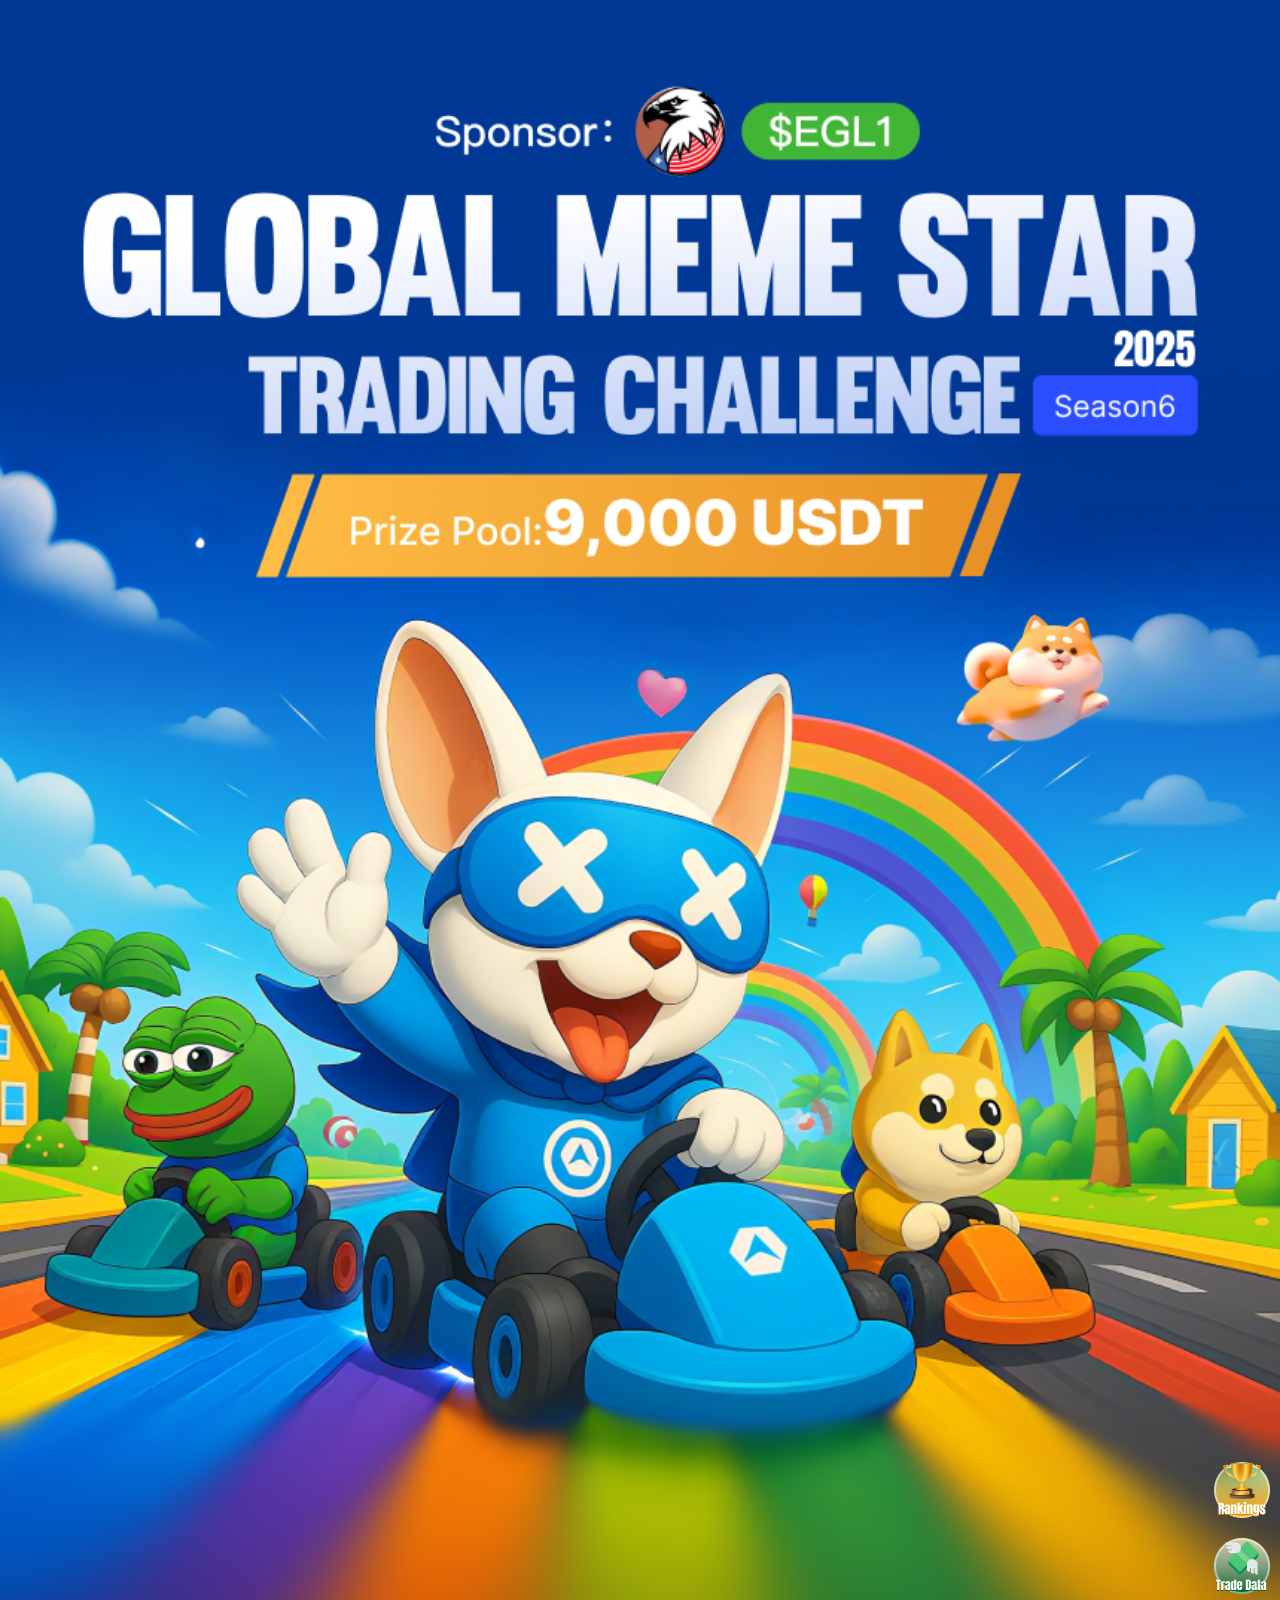
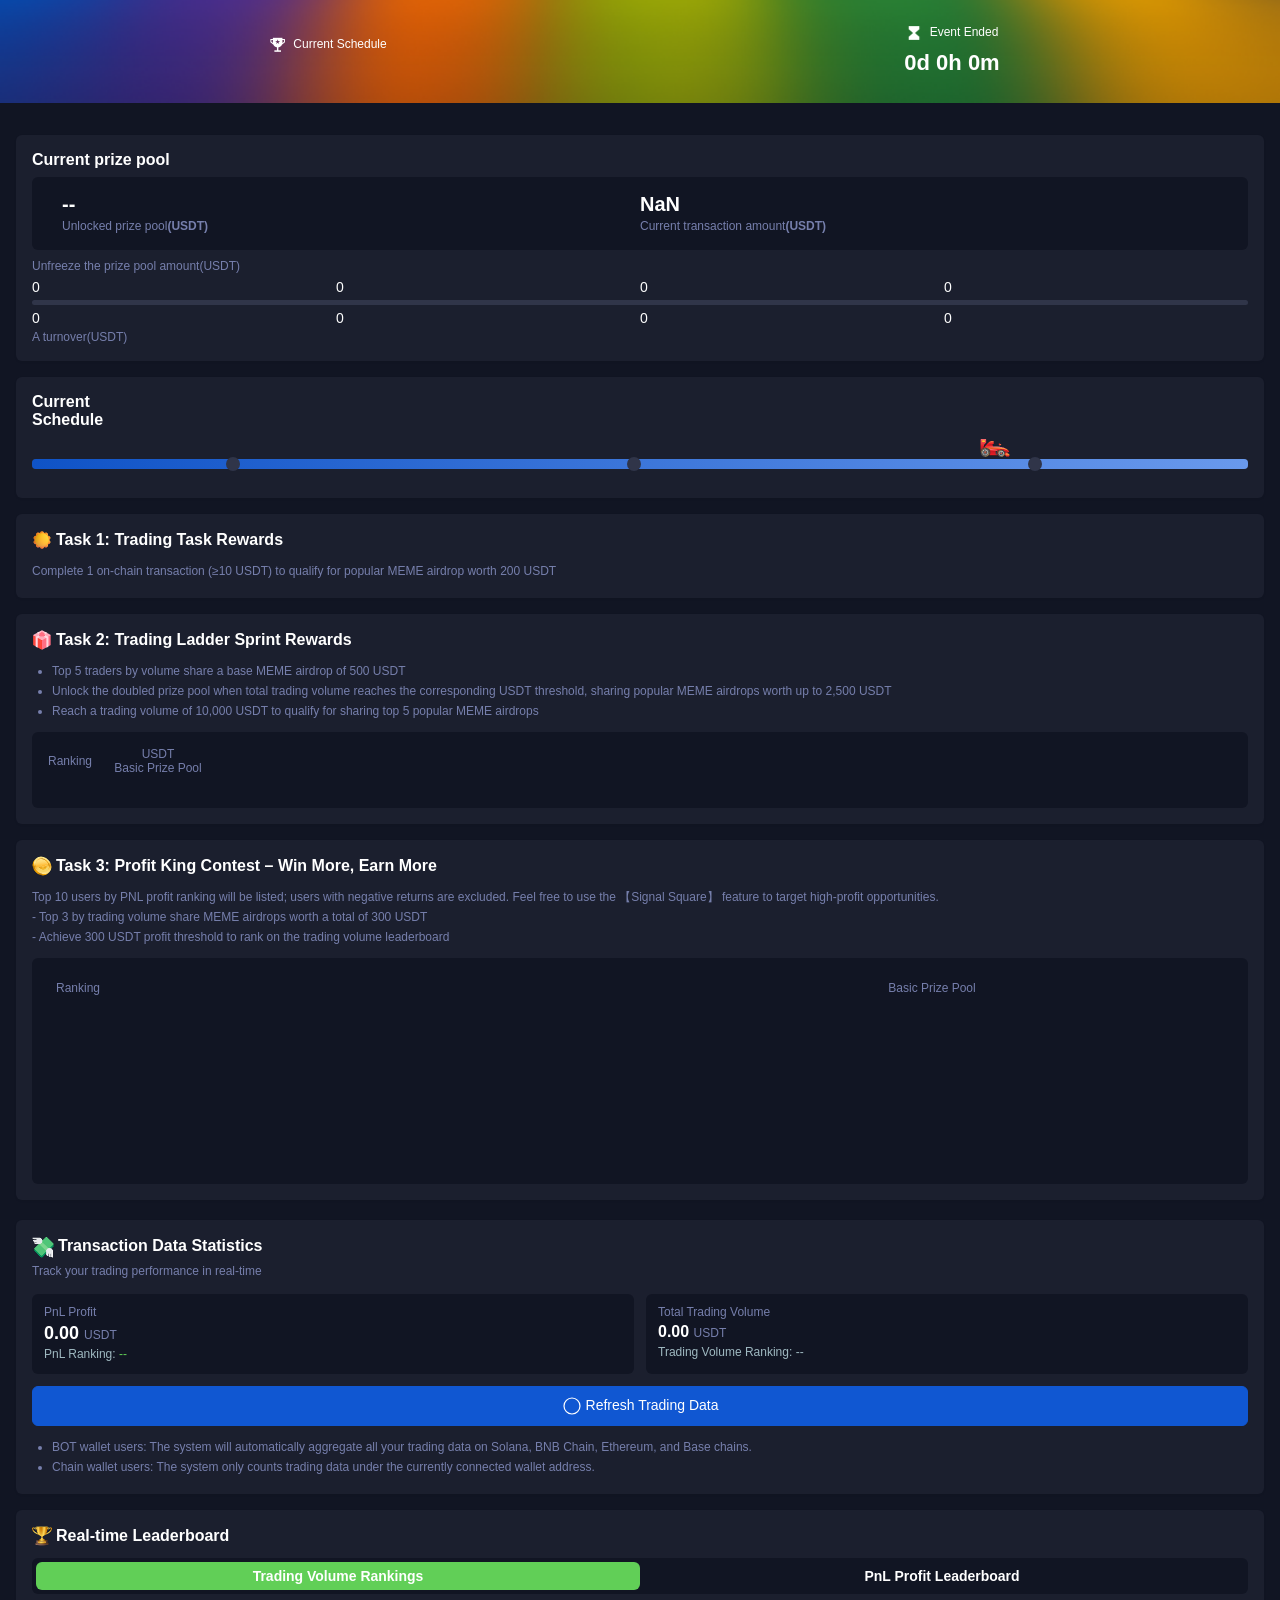
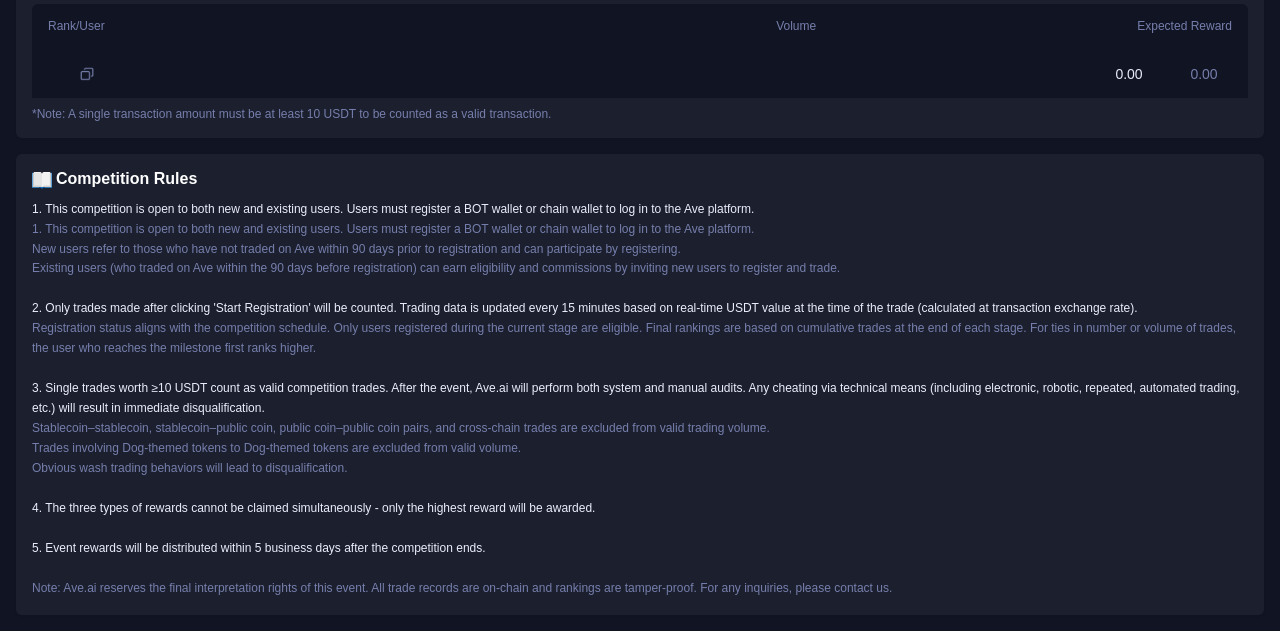
<file: index.html>
<!doctype html><html lang="en"><head><meta charset="UTF-8"><meta name="viewport" content="width=device-width,initial-scale=1,maximum-scale=1"><link rel="icon" href="/favicon.ico"><title>Ave.ai</title><meta property="og:type" content="website"/><meta property="og:url" content="https://airdrop.ave.ai"/><meta property="og:title" content="Ave.ai MEME Trading Airdrop Challenge"/><meta property="og:description" content="Join the AVE Global Meme Star Challenge to win from a 9,000 USDT airdrop! 🚀 Stage 1 is now live—just one trade ≥10 USDT gets you in! More trading, bigger rewards unlocked. Climb the leaderboard to win up to 2,500 USDT in meme tokens. Don't miss out! 🎉"/><meta property="og:image" content="https://ave.s3.ap-east-1.amazonaws.com/logo/share-7.jpeg"/><meta property="og:image:width" content="1200"><meta property="og:image:height" content="600"><meta property="twitter:card" content="summary_large_image"/><meta property="twitter:url" content="https://airdrop.ave.ai"/><meta property="twitter:title" content="Ave.ai MEME Trading Airdrop Challenge"/><meta property="twitter:description" content="Join the AVE Global Meme Star Challenge to win from a 9,000 USDT airdrop! 🚀 Stage 1 is now live—just one trade ≥10 USDT gets you in! More trading, bigger rewards unlocked. Climb the leaderboard to win up to 2,500 USDT in meme tokens. Don't miss out! 🎉"/><meta property="twitter:image" content="https://ave.s3.ap-east-1.amazonaws.com/logo/share-7.jpeg"/><meta property="fb:app_id" content="1024585522541030"><script src="/vemachine.js"></script><script>function redirect() {
      let isMobile = /mobile|phone|pad|pod|iPhone|iPod|ios|iPad|Android|Mobile|BlackBerry|IEMobile|MQQBrowser|JUC|Fennec|wOSBrowser|BrowserNG|WebOS|Symbian|Windows Phone/i.test(navigator.userAgent)
      let isRedirect = !/test|localhost|aveswaprank.github.io/.test(location.host)
      if (!isMobile && location.protocol.includes('http') && isRedirect) {
        location.replace('https://ave.ai/rank' + location.search)
      }
    }
    redirect()</script><script type="module" crossorigin src="/assets/index-f363a338.js"></script><link rel="stylesheet" href="/assets/index-9fd2c637.css"><script type="module">import.meta.url;import("_").catch(()=>1);async function* g(){};if(location.protocol!="file:"){window.__vite_is_modern_browser=true}</script><script type="module">!function(){if(window.__vite_is_modern_browser)return;console.warn("vite: loading legacy chunks, syntax error above and the same error below should be ignored");var e=document.getElementById("vite-legacy-polyfill"),n=document.createElement("script");n.src=e.src,n.onload=function(){System.import(document.getElementById('vite-legacy-entry').getAttribute('data-src'))},document.body.appendChild(n)}();</script></head><body><div id="app"></div><script>(function() {
      const prefersDark = window.matchMedia && window.matchMedia('(prefers-color-scheme: dark)').matches
      const setting = localStorage.getItem('color-schema') || 'auto'
      if (setting === 'dark' || (prefersDark && setting !== 'light'))
        document.documentElement.classList.toggle('dark', true)
    })()</script><script nomodule>!function(){var e=document,t=e.createElement("script");if(!("noModule"in t)&&"onbeforeload"in t){var n=!1;e.addEventListener("beforeload",(function(e){if(e.target===t)n=!0;else if(!e.target.hasAttribute("nomodule")||!n)return;e.preventDefault()}),!0),t.type="module",t.src=".",e.head.appendChild(t),t.remove()}}();</script><script nomodule crossorigin id="vite-legacy-polyfill" src="/assets/polyfills-legacy-a2e82b4e.js"></script><script nomodule crossorigin id="vite-legacy-entry" data-src="/assets/index-legacy-63c10d0f.js">System.import(document.getElementById('vite-legacy-entry').getAttribute('data-src'))</script></body></html>
</file>
<file: assets/index-9fd2c637.css>
@charset "UTF-8";*,:before,:after{box-sizing:border-box;border-width:0;border-style:solid;border-color:#e5e7eb}html{line-height:1.5;-webkit-text-size-adjust:100%;-moz-tab-size:4;-o-tab-size:4;tab-size:4;font-family:ui-sans-serif,system-ui,-apple-system,BlinkMacSystemFont,Segoe UI,Roboto,Helvetica Neue,Arial,Noto Sans,sans-serif,"Apple Color Emoji","Segoe UI Emoji",Segoe UI Symbol,"Noto Color Emoji"}body{margin:0;line-height:inherit}hr{height:0;color:inherit;border-top-width:.02667rem}abbr:where([title]){-webkit-text-decoration:underline dotted;text-decoration:underline dotted}h1,h2,h3,h4,h5,h6{font-size:inherit;font-weight:inherit}a{color:inherit;text-decoration:inherit}b,strong{font-weight:bolder}code,kbd,samp,pre{font-family:ui-monospace,SFMono-Regular,Menlo,Monaco,Consolas,Liberation Mono,Courier New,monospace;font-size:1em}small{font-size:80%}sub,sup{font-size:75%;line-height:0;position:relative;vertical-align:baseline}sub{bottom:-.25em}sup{top:-.5em}table{text-indent:0;border-color:inherit;border-collapse:collapse}button,input,optgroup,select,textarea{font-family:inherit;font-feature-settings:inherit;font-variation-settings:inherit;font-size:100%;font-weight:inherit;line-height:inherit;color:inherit;margin:0;padding:0}button,select{text-transform:none}button,[type=button],[type=reset],[type=submit]{-webkit-appearance:button;background-color:transparent;background-image:none}:-moz-focusring{outline:auto}:-moz-ui-invalid{box-shadow:none}progress{vertical-align:baseline}::-webkit-inner-spin-button,::-webkit-outer-spin-button{height:auto}[type=search]{-webkit-appearance:textfield;outline-offset:-.05333rem}::-webkit-search-decoration{-webkit-appearance:none}::-webkit-file-upload-button{-webkit-appearance:button;font:inherit}summary{display:list-item}blockquote,dl,dd,h1,h2,h3,h4,h5,h6,hr,figure,p,pre{margin:0}fieldset{margin:0;padding:0}legend{padding:0}ol,ul,menu{list-style:none;margin:0;padding:0}textarea{resize:vertical}input::-moz-placeholder,textarea::-moz-placeholder{opacity:1;color:#9ca3af}input::placeholder,textarea::placeholder{opacity:1;color:#9ca3af}button,[role=button]{cursor:pointer}:disabled{cursor:default}img,svg,video,canvas,audio,iframe,embed,object{display:block;vertical-align:middle}img,video{max-width:100%;height:auto}[hidden]{display:none}*,:before,:after{--un-rotate:0;--un-rotate-x:0;--un-rotate-y:0;--un-rotate-z:0;--un-scale-x:1;--un-scale-y:1;--un-scale-z:1;--un-skew-x:0;--un-skew-y:0;--un-translate-x:0;--un-translate-y:0;--un-translate-z:0;--un-pan-x: ;--un-pan-y: ;--un-pinch-zoom: ;--un-scroll-snap-strictness:proximity;--un-ordinal: ;--un-slashed-zero: ;--un-numeric-figure: ;--un-numeric-spacing: ;--un-numeric-fraction: ;--un-border-spacing-x:0;--un-border-spacing-y:0;--un-ring-offset-shadow:0 0 rgba(0,0,0,0);--un-ring-shadow:0 0 rgba(0,0,0,0);--un-shadow-inset: ;--un-shadow:0 0 rgba(0,0,0,0);--un-ring-inset: ;--un-ring-offset-width:0;--un-ring-offset-color:#fff;--un-ring-width:0;--un-ring-color:rgba(147,197,253,.5);--un-blur: ;--un-brightness: ;--un-contrast: ;--un-drop-shadow: ;--un-grayscale: ;--un-hue-rotate: ;--un-invert: ;--un-saturate: ;--un-sepia: ;--un-backdrop-blur: ;--un-backdrop-brightness: ;--un-backdrop-contrast: ;--un-backdrop-grayscale: ;--un-backdrop-hue-rotate: ;--un-backdrop-invert: ;--un-backdrop-opacity: ;--un-backdrop-saturate: ;--un-backdrop-sepia: }::backdrop{--un-rotate:0;--un-rotate-x:0;--un-rotate-y:0;--un-rotate-z:0;--un-scale-x:1;--un-scale-y:1;--un-scale-z:1;--un-skew-x:0;--un-skew-y:0;--un-translate-x:0;--un-translate-y:0;--un-translate-z:0;--un-pan-x: ;--un-pan-y: ;--un-pinch-zoom: ;--un-scroll-snap-strictness:proximity;--un-ordinal: ;--un-slashed-zero: ;--un-numeric-figure: ;--un-numeric-spacing: ;--un-numeric-fraction: ;--un-border-spacing-x:0;--un-border-spacing-y:0;--un-ring-offset-shadow:0 0 rgba(0,0,0,0);--un-ring-shadow:0 0 rgba(0,0,0,0);--un-shadow-inset: ;--un-shadow:0 0 rgba(0,0,0,0);--un-ring-inset: ;--un-ring-offset-width:0;--un-ring-offset-color:#fff;--un-ring-width:0;--un-ring-color:rgba(147,197,253,.5);--un-blur: ;--un-brightness: ;--un-contrast: ;--un-drop-shadow: ;--un-grayscale: ;--un-hue-rotate: ;--un-invert: ;--un-saturate: ;--un-sepia: ;--un-backdrop-blur: ;--un-backdrop-brightness: ;--un-backdrop-contrast: ;--un-backdrop-grayscale: ;--un-backdrop-hue-rotate: ;--un-backdrop-invert: ;--un-backdrop-opacity: ;--un-backdrop-saturate: ;--un-backdrop-sepia: }@font-face{font-family:DM Mono;font-style:normal;font-weight:400;font-display:swap;src:url(https://fonts.gstatic.com/s/dmmono/v15/aFTU7PB1QTsUX8KYthSQBLyM.woff2) format("woff2");unicode-range:U+0100-02BA,U+02BD-02C5,U+02C7-02CC,U+02CE-02D7,U+02DD-02FF,U+0304,U+0308,U+0329,U+1D00-1DBF,U+1E00-1E9F,U+1EF2-1EFF,U+2020,U+20A0-20AB,U+20AD-20C0,U+2113,U+2C60-2C7F,U+A720-A7FF}@font-face{font-family:DM Mono;font-style:normal;font-weight:400;font-display:swap;src:url(https://fonts.gstatic.com/s/dmmono/v15/aFTU7PB1QTsUX8KYthqQBA.woff2) format("woff2");unicode-range:U+0000-00FF,U+0131,U+0152-0153,U+02BB-02BC,U+02C6,U+02DA,U+02DC,U+0304,U+0308,U+0329,U+2000-206F,U+20AC,U+2122,U+2191,U+2193,U+2212,U+2215,U+FEFF,U+FFFD}@font-face{font-family:DM Sans;font-style:normal;font-weight:400;font-display:swap;src:url(https://fonts.gstatic.com/s/dmsans/v16/rP2tp2ywxg089UriI5-g4vlH9VoD8CmcqZG40F9JadbnoEwAopxRR232VGM.woff2) format("woff2");unicode-range:U+0100-02BA,U+02BD-02C5,U+02C7-02CC,U+02CE-02D7,U+02DD-02FF,U+0304,U+0308,U+0329,U+1D00-1DBF,U+1E00-1E9F,U+1EF2-1EFF,U+2020,U+20A0-20AB,U+20AD-20C0,U+2113,U+2C60-2C7F,U+A720-A7FF}@font-face{font-family:DM Sans;font-style:normal;font-weight:400;font-display:swap;src:url(https://fonts.gstatic.com/s/dmsans/v16/rP2tp2ywxg089UriI5-g4vlH9VoD8CmcqZG40F9JadbnoEwAopxRSW32.woff2) format("woff2");unicode-range:U+0000-00FF,U+0131,U+0152-0153,U+02BB-02BC,U+02C6,U+02DA,U+02DC,U+0304,U+0308,U+0329,U+2000-206F,U+20AC,U+2122,U+2191,U+2193,U+2212,U+2215,U+FEFF,U+FFFD}@font-face{font-family:"DM Serif Display";font-style:normal;font-weight:400;font-display:swap;src:url(https://fonts.gstatic.com/s/dmserifdisplay/v16/-nFnOHM81r4j6k0gjAW3mujVU2B2G_5x0ujy.woff2) format("woff2");unicode-range:U+0100-02BA,U+02BD-02C5,U+02C7-02CC,U+02CE-02D7,U+02DD-02FF,U+0304,U+0308,U+0329,U+1D00-1DBF,U+1E00-1E9F,U+1EF2-1EFF,U+2020,U+20A0-20AB,U+20AD-20C0,U+2113,U+2C60-2C7F,U+A720-A7FF}@font-face{font-family:"DM Serif Display";font-style:normal;font-weight:400;font-display:swap;src:url(https://fonts.gstatic.com/s/dmserifdisplay/v16/-nFnOHM81r4j6k0gjAW3mujVU2B2G_Bx0g.woff2) format("woff2");unicode-range:U+0000-00FF,U+0131,U+0152-0153,U+02BB-02BC,U+02C6,U+02DA,U+02DC,U+0304,U+0308,U+0329,U+2000-206F,U+20AC,U+2122,U+2191,U+2193,U+2212,U+2215,U+FEFF,U+FFFD}.absolute{position:absolute}.relative{position:relative}.bottom-109px{bottom:2.90667rem}.bottom-185px{bottom:4.93333rem}.bottom-30px{bottom:.8rem}.right-10px{right:.26667rem}.top-0{top:0}.top-50\%{top:50%}.isolate{isolation:isolate}.grid{display:grid}.grid-cols-2{grid-template-columns:repeat(2,minmax(0,1fr))}.important-my-12px{margin-top:.32rem!important;margin-bottom:.32rem!important}.mx-4px{margin-left:.10667rem;margin-right:.10667rem}.mx-8px{margin-left:.21333rem;margin-right:.21333rem}.my-10px{margin-top:.26667rem;margin-bottom:.26667rem}.my-4px{margin-top:.10667rem;margin-bottom:.10667rem}.my-5px{margin-top:.13333rem;margin-bottom:.13333rem}.mb-12px{margin-bottom:.32rem}.mb-13px{margin-bottom:.34667rem}.mb-20px{margin-bottom:.53333rem}.mb-4px{margin-bottom:.10667rem}.mb-5px{margin-bottom:.13333rem}.mb-8px{margin-bottom:.21333rem}.me{margin-inline-end:1rem}.ml-4px{margin-left:.10667rem}.mr-10px{margin-right:.26667rem}.mr-4px{margin-right:.10667rem}.mr-8px{margin-right:.21333rem}.mt-10px{margin-top:.26667rem}.mt-12px{margin-top:.32rem}.mt-16px{margin-top:.42667rem}.mt-20px{margin-top:.53333rem}.mt-30px{margin-top:.8rem}.mt-4px{margin-top:.10667rem}.mt-5px{margin-top:.13333rem}.mt-8px{margin-top:.21333rem}.box-border{box-sizing:border-box}.block,[block=""]{display:block}.hidden{display:none}.\!w-120px{width:3.2rem!important}.\!w-250px{width:6.66667rem!important}.\!w-50px{width:1.33333rem!important}.h-14px{height:.37333rem}.h-16px{height:.42667rem}.h-1px{height:.02667rem}.h-20px{height:.53333rem}.h-22px{height:.58667rem}.h-30px{height:.8rem}.h-52px{height:1.38667rem}.h-56px{height:1.49333rem}.h-full{height:100%}.max-h-\[260px\]{max-height:6.93333rem}.max-h-40px{max-height:1.06667rem}.max-w-full{max-width:100%}.min-w-120px{min-width:3.2rem}.min-w-16px{min-width:.42667rem}.w-\[140px\]{width:3.73333rem}.w-\[200px\]{width:5.33333rem}.w-\[23\%\]{width:23%}.w-\[27\%\]{width:27%}.w-\[50\%\]{width:50%}.w-\[60px\]{width:1.6rem}.w-\[70px\]{width:1.86667rem}.w-100\%,.w-full{width:100%}.w-100px{width:2.66667rem}.w-14px{width:.37333rem}.w-150px{width:4rem}.w-16px{width:.42667rem}.w-20px{width:.53333rem}.w-22px{width:.58667rem}.w-25\%{width:25%}.w-30px{width:.8rem}.w-33\%{width:33%}.w-40px{width:1.06667rem}.w-56px{width:1.49333rem}.flex{display:flex}.flex-1{flex:1 1 0%}.flex-shrink-0{flex-shrink:0}.flex-col{flex-direction:column}.flex-nowrap{flex-wrap:nowrap}.border-collapse{border-collapse:collapse}.translate-y-\[-50\%\]{--un-translate-y:-50%;transform:translate(var(--un-translate-x)) translateY(var(--un-translate-y)) translateZ(var(--un-translate-z)) rotate(var(--un-rotate)) rotateX(var(--un-rotate-x)) rotateY(var(--un-rotate-y)) rotate(var(--un-rotate-z)) skew(var(--un-skew-x)) skewY(var(--un-skew-y)) scaleX(var(--un-scale-x)) scaleY(var(--un-scale-y)) scaleZ(var(--un-scale-z))}.items-center{align-items:center}.justify-end{justify-content:flex-end}.justify-center{justify-content:center}.justify-between{justify-content:space-between}.gap-12px{gap:.32rem}.overflow-hidden{overflow:hidden}.overflow-x-auto{overflow-x:auto}.overflow-x-hidden{overflow-x:hidden}.overflow-y-auto{overflow-y:auto}.whitespace-nowrap{white-space:nowrap}.border{border-width:.02667rem}.important-rounded-6px{border-radius:.16rem!important}.rounded{border-radius:.25rem}.rounded-12px{border-radius:.32rem}.rounded-2px{border-radius:.05333rem}.rounded-50\%{border-radius:50%}.rounded-6px{border-radius:.16rem}.rounded-t-6px{border-top-left-radius:.16rem;border-top-right-radius:.16rem}.bg-\[\#111523\]{--un-bg-opacity:1;background-color:rgba(17,21,35,var(--un-bg-opacity))}.bg-\[\#146AFF\]{--un-bg-opacity:1;background-color:rgba(20,106,255,var(--un-bg-opacity))}.bg-\[\#303549\]{--un-bg-opacity:1;background-color:rgba(48,53,73,var(--un-bg-opacity))}.bg-\[\#363D51\]{--un-bg-opacity:1;background-color:rgba(54,61,81,var(--un-bg-opacity))}.bg-\[\#61CF57\]{--un-bg-opacity:1;background-color:rgba(97,207,87,var(--un-bg-opacity))}[stroke-width~="10"]{stroke-width:.26667rem}.p-12px{padding:.32rem}.p-14px{padding:.37333rem}.p-16px{padding:.42667rem}.p-4px{padding:.10667rem}.px-10px{padding-left:.26667rem;padding-right:.26667rem}.px-12px{padding-left:.32rem;padding-right:.32rem}.px-16px{padding-left:.42667rem;padding-right:.42667rem}.px-30px{padding-left:.8rem;padding-right:.8rem}.px-5px{padding-left:.13333rem;padding-right:.13333rem}.px-8px{padding-left:.21333rem;padding-right:.21333rem}.py-16px{padding-top:.42667rem;padding-bottom:.42667rem}.py-5px{padding-top:.13333rem;padding-bottom:.13333rem}.py-6px{padding-top:.16rem;padding-bottom:.16rem}.py-8px{padding-top:.21333rem;padding-bottom:.21333rem}.pb-16px{padding-bottom:.42667rem}.pl-0{padding-left:0}.pl-6px{padding-left:.16rem}.pl-8px{padding-left:.21333rem}.pr-10px{padding-right:.26667rem}.pr-14px{padding-right:.37333rem}.pr-16px{padding-right:.42667rem}.pt-10px{padding-top:.26667rem}.pt-8px{padding-top:.21333rem}.text-center{text-align:center}.text-right{text-align:right}.\!text-11px{font-size:.29333rem!important}.\!text-15px{font-size:.4rem!important}.text-10px{font-size:.26667rem}.text-12px{font-size:.32rem}.text-13px{font-size:.34667rem}.text-14px{font-size:.37333rem}.text-16px{font-size:.42667rem}.text-18px{font-size:.48rem}.text-20px{font-size:.53333rem}.text-22px{font-size:.58667rem}.font-500,.font-medium{font-weight:500}.font-700{font-weight:700}.font-normal{font-weight:400}.font-semibold{font-weight:600}.leading-20px{line-height:.53333rem}.leading-50px{line-height:1.33333rem}.color-\[\#767FAC\],.text-\[\#767FAC\]{--un-text-opacity:1;color:rgba(118,127,172,var(--un-text-opacity))}.color-\[\#fff\],.color-\#fff,.color-white,.text-\[\#fff\],.text-white,[color~="#fff"]{--un-text-opacity:1;color:rgba(255,255,255,var(--un-text-opacity))}.color-\#000{--un-text-opacity:1;color:rgba(0,0,0,var(--un-text-opacity))}.color-\#333{--un-text-opacity:1;color:rgba(51,51,51,var(--un-text-opacity))}[color~="#0F53C7"]{--un-text-opacity:1;color:rgba(15,83,199,var(--un-text-opacity))}[color~="#1057D2"]{--un-text-opacity:1;color:rgba(16,87,210,var(--un-text-opacity))}[color~="#6999EC"]{--un-text-opacity:1;color:rgba(105,153,236,var(--un-text-opacity))}.text-\[\#61CF57\]{--un-text-opacity:1;color:rgba(97,207,87,var(--un-text-opacity))}.text-\[\#9FB9C1\]{--un-text-opacity:1;color:rgba(159,185,193,var(--un-text-opacity))}.text-\[\#EAEEFC\]{--un-text-opacity:1;color:rgba(234,238,252,var(--un-text-opacity))}.transition-width{transition-property:width;transition-timing-function:cubic-bezier(.4,0,.2,1);transition-duration:.15s}.duration-300{transition-duration:.3s}:root,:host{--van-black: #000;--van-white: #fff;--van-gray-1: #f7f8fa;--van-gray-2: #f2f3f5;--van-gray-3: #ebedf0;--van-gray-4: #dcdee0;--van-gray-5: #c8c9cc;--van-gray-6: #969799;--van-gray-7: #646566;--van-gray-8: #323233;--van-red: #ee0a24;--van-blue: #1989fa;--van-orange: #ff976a;--van-orange-dark: #ed6a0c;--van-orange-light: #fffbe8;--van-green: #07c160;--van-gradient-red: linear-gradient(to right, #ff6034, #ee0a24);--van-gradient-orange: linear-gradient(to right, #ffd01e, #ff8917);--van-primary-color: var(--van-blue);--van-success-color: var(--van-green);--van-danger-color: var(--van-red);--van-warning-color: var(--van-orange);--van-text-color: var(--van-gray-8);--van-text-color-2: var(--van-gray-6);--van-text-color-3: var(--van-gray-5);--van-active-color: var(--van-gray-2);--van-active-opacity: .6;--van-disabled-opacity: .5;--van-background: var(--van-gray-1);--van-background-2: var(--van-white);--van-background-3: var(--van-white);--van-padding-base: .10667rem;--van-padding-xs: .21333rem;--van-padding-sm: .32rem;--van-padding-md: .42667rem;--van-padding-lg: .64rem;--van-padding-xl: .85333rem;--van-font-bold: 600;--van-font-size-xs: .26667rem;--van-font-size-sm: .32rem;--van-font-size-md: .37333rem;--van-font-size-lg: .42667rem;--van-line-height-xs: .37333rem;--van-line-height-sm: .48rem;--van-line-height-md: .53333rem;--van-line-height-lg: .58667rem;--van-base-font: -apple-system, BlinkMacSystemFont, "Helvetica Neue", Helvetica, Segoe UI, Arial, Roboto, "PingFang SC", "miui", "Hiragino Sans GB", "Microsoft Yahei", sans-serif;--van-price-font: avenir-heavy, "PingFang SC", helvetica neue, arial, sans-serif;--van-duration-base: .3s;--van-duration-fast: .2s;--van-ease-out: ease-out;--van-ease-in: ease-in;--van-border-color: var(--van-gray-3);--van-border-width: .02667rem;--van-radius-sm: .05333rem;--van-radius-md: .10667rem;--van-radius-lg: .21333rem;--van-radius-max: 26.64rem}.van-theme-dark{--van-text-color: #f5f5f5;--van-text-color-2: #707070;--van-text-color-3: #4d4d4d;--van-border-color: #3a3a3c;--van-active-color: #3a3a3c;--van-background: #000;--van-background-2: #1c1c1e;--van-background-3: #37363b}html{-webkit-tap-highlight-color:transparent}body{margin:0;font-family:var(--van-base-font)}a{text-decoration:none}input,button,textarea{color:inherit;font:inherit}a:focus,input:focus,button:focus,textarea:focus,[class*=van-]:focus{outline:none}ol,ul{margin:0;padding:0;list-style:none}@keyframes van-slide-up-enter{0%{transform:translate3d(0,100%,0)}}@keyframes van-slide-up-leave{to{transform:translate3d(0,100%,0)}}@keyframes van-slide-down-enter{0%{transform:translate3d(0,-100%,0)}}@keyframes van-slide-down-leave{to{transform:translate3d(0,-100%,0)}}@keyframes van-slide-left-enter{0%{transform:translate3d(-100%,0,0)}}@keyframes van-slide-left-leave{to{transform:translate3d(-100%,0,0)}}@keyframes van-slide-right-enter{0%{transform:translate3d(100%,0,0)}}@keyframes van-slide-right-leave{to{transform:translate3d(100%,0,0)}}@keyframes van-fade-in{0%{opacity:0}to{opacity:1}}@keyframes van-fade-out{0%{opacity:1}to{opacity:0}}@keyframes van-rotate{0%{transform:rotate(0)}to{transform:rotate(360deg)}}.van-fade-enter-active{animation:var(--van-duration-base) van-fade-in both var(--van-ease-out)}.van-fade-leave-active{animation:var(--van-duration-base) van-fade-out both var(--van-ease-in)}.van-slide-up-enter-active{animation:van-slide-up-enter var(--van-duration-base) both var(--van-ease-out)}.van-slide-up-leave-active{animation:van-slide-up-leave var(--van-duration-base) both var(--van-ease-in)}.van-slide-down-enter-active{animation:van-slide-down-enter var(--van-duration-base) both var(--van-ease-out)}.van-slide-down-leave-active{animation:van-slide-down-leave var(--van-duration-base) both var(--van-ease-in)}.van-slide-left-enter-active{animation:van-slide-left-enter var(--van-duration-base) both var(--van-ease-out)}.van-slide-left-leave-active{animation:van-slide-left-leave var(--van-duration-base) both var(--van-ease-in)}.van-slide-right-enter-active{animation:van-slide-right-enter var(--van-duration-base) both var(--van-ease-out)}.van-slide-right-leave-active{animation:van-slide-right-leave var(--van-duration-base) both var(--van-ease-in)}.van-clearfix:after{display:table;clear:both;content:""}.van-ellipsis{overflow:hidden;white-space:nowrap;text-overflow:ellipsis}.van-multi-ellipsis--l2{display:-webkit-box;overflow:hidden;text-overflow:ellipsis;-webkit-line-clamp:2;line-break:anywhere;-webkit-box-orient:vertical}.van-multi-ellipsis--l3{display:-webkit-box;overflow:hidden;text-overflow:ellipsis;-webkit-line-clamp:3;line-break:anywhere;-webkit-box-orient:vertical}.van-safe-area-top{padding-top:constant(safe-area-inset-top);padding-top:env(safe-area-inset-top)}.van-safe-area-bottom{padding-bottom:constant(safe-area-inset-bottom);padding-bottom:env(safe-area-inset-bottom)}.van-haptics-feedback{cursor:pointer}.van-haptics-feedback:active{opacity:var(--van-active-opacity)}[class*=van-hairline]:after{position:absolute;box-sizing:border-box;content:" ";pointer-events:none;top:-50%;right:-50%;bottom:-50%;left:-50%;border:0 solid var(--van-border-color);transform:scale(.5)}.van-hairline,.van-hairline--top,.van-hairline--left,.van-hairline--right,.van-hairline--bottom,.van-hairline--surround,.van-hairline--top-bottom{position:relative}.van-hairline--top:after{border-top-width:var(--van-border-width)}.van-hairline--left:after{border-left-width:var(--van-border-width)}.van-hairline--right:after{border-right-width:var(--van-border-width)}.van-hairline--bottom:after{border-bottom-width:var(--van-border-width)}.van-hairline--top-bottom:after,.van-hairline-unset--top-bottom:after{border-width:var(--van-border-width) 0}.van-hairline--surround:after{border-width:var(--van-border-width)}:root,:host{--van-count-down-text-color: var(--van-text-color);--van-count-down-font-size: var(--van-font-size-md);--van-count-down-line-height: var(--van-line-height-md)}.van-count-down{color:var(--van-count-down-text-color);font-size:var(--van-count-down-font-size);line-height:var(--van-count-down-line-height)}.rule-box[data-v-550da2b8]{background:#1B1F2E;box-shadow:0 .02667rem .08rem rgba(0,0,0,.05)}.ordered-list[data-v-550da2b8]{list-style-type:none;line-height:.53333rem;margin-bottom:0;color:#eaeefc}.unordered-list[data-v-550da2b8]{list-style-type:none;line-height:.53333rem;color:#767fac}.task-box[data-v-99b0ae5d]{background:#1B1F2E;box-shadow:0 .02667rem .08rem rgba(0,0,0,.05)}.task-box .unordered-list[data-v-99b0ae5d]{list-style-type:none;line-height:.53333rem;color:#767fac}.task-box[data-v-e34e600c]{background:#1B1F2E;box-shadow:0 .02667rem .08rem rgba(0,0,0,.05)}.task-box .task-item[data-v-e34e600c]{background:#303549;height:1.38667rem}.task-box .task-list.active[data-v-e34e600c]{background:#61CF57;border-radius:.16rem;color:#fff}.task-box .unordered-list[data-v-e34e600c]{list-style-type:disc;padding-left:.53333rem;line-height:.53333rem;margin-top:0;margin-bottom:0;font-size:.32rem}.task-box .custom-scrollbar[data-v-e34e600c]{scrollbar-width:thin;scrollbar-color:#414554;max-height:6.93333rem;height:6.93333rem}.task-box .custom-scrollbar[data-v-e34e600c]::-webkit-scrollbar{width:.10667rem}.task-box .custom-scrollbar[data-v-e34e600c]::-webkit-scrollbar-track{background:rgba(0,52,69,.5);border-radius:.05333rem}.task-box .custom-scrollbar[data-v-e34e600c]::-webkit-scrollbar-thumb{background:#414554;border-radius:.05333rem}.task-box[data-v-c40df295]{background:#1B1F2E;box-shadow:0 .02667rem .08rem rgba(0,0,0,.05)}.task-box .task-item[data-v-c40df295]{background:#303549;height:1.38667rem;border-radius:.05333rem}.task-box .task-list.active[data-v-c40df295]{background:#61CF57;border-radius:.16rem;color:#fff}.task-box .unordered-list[data-v-c40df295]{list-style-type:none;line-height:.53333rem;margin-top:0;margin-bottom:0;font-size:.32rem}.task-box .custom-scrollbar[data-v-c40df295]{scrollbar-width:thin;scrollbar-color:#414554;max-height:4.16rem;height:4.16rem}.task-box .custom-scrollbar[data-v-c40df295]::-webkit-scrollbar{width:.10667rem}.task-box .custom-scrollbar[data-v-c40df295]::-webkit-scrollbar-track{background:rgba(0,52,69,.5);border-radius:.05333rem}.task-box .custom-scrollbar[data-v-c40df295]::-webkit-scrollbar-thumb{background:#414554;border-radius:.05333rem}:root,:host{--van-badge-size: .42667rem;--van-badge-color: var(--van-white);--van-badge-padding: 0 .08rem;--van-badge-font-size: var(--van-font-size-sm);--van-badge-font-weight: var(--van-font-bold);--van-badge-border-width: var(--van-border-width);--van-badge-background: var(--van-danger-color);--van-badge-dot-color: var(--van-danger-color);--van-badge-dot-size: .21333rem;--van-badge-font: -apple-system-font, helvetica neue, arial, sans-serif}.van-badge{display:inline-block;box-sizing:border-box;min-width:var(--van-badge-size);padding:var(--van-badge-padding);color:var(--van-badge-color);font-weight:var(--van-badge-font-weight);font-size:var(--van-badge-font-size);font-family:var(--van-badge-font);line-height:1.2;text-align:center;background:var(--van-badge-background);border:var(--van-badge-border-width) solid var(--van-background-2);border-radius:var(--van-radius-max)}.van-badge--fixed{position:absolute;transform-origin:100%}.van-badge--top-left{top:0;left:0;transform:translate(-50%,-50%)}.van-badge--top-right{top:0;right:0;transform:translate(50%,-50%)}.van-badge--bottom-left{bottom:0;left:0;transform:translate(-50%,50%)}.van-badge--bottom-right{bottom:0;right:0;transform:translate(50%,50%)}.van-badge--dot{width:var(--van-badge-dot-size);min-width:0;height:var(--van-badge-dot-size);background:var(--van-badge-dot-color);border-radius:100%;border:none;padding:0}.van-badge__wrapper{position:relative;display:inline-block}.van-icon{position:relative;display:inline-block;font:.37333rem/1 vant-icon;font:normal normal normal .37333rem/1 var(--van-icon-font-family, "vant-icon");font-size:inherit;text-rendering:auto;-webkit-font-smoothing:antialiased}.van-icon:before{display:inline-block}.van-icon-arrow-double-left:before{content:""}.van-icon-arrow-double-right:before{content:""}.van-icon-contact:before{content:""}.van-icon-notes:before{content:""}.van-icon-records:before{content:""}.van-icon-cash-back-record:before{content:""}.van-icon-newspaper:before{content:""}.van-icon-discount:before{content:""}.van-icon-completed:before{content:""}.van-icon-user:before{content:""}.van-icon-description:before{content:""}.van-icon-list-switch:before{content:""}.van-icon-list-switching:before{content:""}.van-icon-link-o:before{content:""}.van-icon-miniprogram-o:before{content:""}.van-icon-qq:before{content:""}.van-icon-wechat-moments:before{content:""}.van-icon-weibo:before{content:""}.van-icon-cash-o:before{content:""}.van-icon-guide-o:before{content:""}.van-icon-invitation:before{content:""}.van-icon-shield-o:before{content:""}.van-icon-exchange:before{content:""}.van-icon-eye:before{content:""}.van-icon-enlarge:before{content:""}.van-icon-expand-o:before{content:""}.van-icon-eye-o:before{content:""}.van-icon-expand:before{content:""}.van-icon-filter-o:before{content:""}.van-icon-fire:before{content:""}.van-icon-fail:before{content:""}.van-icon-failure:before{content:""}.van-icon-fire-o:before{content:""}.van-icon-flag-o:before{content:""}.van-icon-font:before{content:""}.van-icon-font-o:before{content:""}.van-icon-gem-o:before{content:""}.van-icon-flower-o:before{content:""}.van-icon-gem:before{content:""}.van-icon-gift-card:before{content:""}.van-icon-friends:before{content:""}.van-icon-friends-o:before{content:""}.van-icon-gold-coin:before{content:""}.van-icon-gold-coin-o:before{content:""}.van-icon-good-job-o:before{content:""}.van-icon-gift:before{content:""}.van-icon-gift-o:before{content:""}.van-icon-gift-card-o:before{content:""}.van-icon-good-job:before{content:""}.van-icon-home-o:before{content:""}.van-icon-goods-collect:before{content:""}.van-icon-graphic:before{content:""}.van-icon-goods-collect-o:before{content:""}.van-icon-hot-o:before{content:""}.van-icon-info:before{content:""}.van-icon-hotel-o:before{content:""}.van-icon-info-o:before{content:""}.van-icon-hot-sale-o:before{content:""}.van-icon-hot:before{content:""}.van-icon-like:before{content:""}.van-icon-idcard:before{content:""}.van-icon-like-o:before{content:""}.van-icon-hot-sale:before{content:""}.van-icon-location-o:before{content:""}.van-icon-location:before{content:""}.van-icon-label:before{content:""}.van-icon-lock:before{content:""}.van-icon-label-o:before{content:""}.van-icon-map-marked:before{content:""}.van-icon-logistics:before{content:""}.van-icon-manager:before{content:""}.van-icon-more:before{content:""}.van-icon-live:before{content:""}.van-icon-manager-o:before{content:""}.van-icon-medal:before{content:""}.van-icon-more-o:before{content:""}.van-icon-music-o:before{content:""}.van-icon-music:before{content:""}.van-icon-new-arrival-o:before{content:""}.van-icon-medal-o:before{content:""}.van-icon-new-o:before{content:""}.van-icon-free-postage:before{content:""}.van-icon-newspaper-o:before{content:""}.van-icon-new-arrival:before{content:""}.van-icon-minus:before{content:""}.van-icon-orders-o:before{content:""}.van-icon-new:before{content:""}.van-icon-paid:before{content:""}.van-icon-notes-o:before{content:""}.van-icon-other-pay:before{content:""}.van-icon-pause-circle:before{content:""}.van-icon-pause:before{content:""}.van-icon-pause-circle-o:before{content:""}.van-icon-peer-pay:before{content:""}.van-icon-pending-payment:before{content:""}.van-icon-passed:before{content:""}.van-icon-plus:before{content:""}.van-icon-phone-circle-o:before{content:""}.van-icon-phone-o:before{content:""}.van-icon-printer:before{content:""}.van-icon-photo-fail:before{content:""}.van-icon-phone:before{content:""}.van-icon-photo-o:before{content:""}.van-icon-play-circle:before{content:""}.van-icon-play:before{content:""}.van-icon-phone-circle:before{content:""}.van-icon-point-gift-o:before{content:""}.van-icon-point-gift:before{content:""}.van-icon-play-circle-o:before{content:""}.van-icon-shrink:before{content:""}.van-icon-photo:before{content:""}.van-icon-qr:before{content:""}.van-icon-qr-invalid:before{content:""}.van-icon-question-o:before{content:""}.van-icon-revoke:before{content:""}.van-icon-replay:before{content:""}.van-icon-service:before{content:""}.van-icon-question:before{content:""}.van-icon-search:before{content:""}.van-icon-refund-o:before{content:""}.van-icon-service-o:before{content:""}.van-icon-scan:before{content:""}.van-icon-share:before{content:""}.van-icon-send-gift-o:before{content:""}.van-icon-share-o:before{content:""}.van-icon-setting:before{content:""}.van-icon-points:before{content:""}.van-icon-photograph:before{content:""}.van-icon-shop:before{content:""}.van-icon-shop-o:before{content:""}.van-icon-shop-collect-o:before{content:""}.van-icon-shop-collect:before{content:""}.van-icon-smile:before{content:""}.van-icon-shopping-cart-o:before{content:""}.van-icon-sign:before{content:""}.van-icon-sort:before{content:""}.van-icon-star-o:before{content:""}.van-icon-smile-comment-o:before{content:""}.van-icon-stop:before{content:""}.van-icon-stop-circle-o:before{content:""}.van-icon-smile-o:before{content:""}.van-icon-star:before{content:""}.van-icon-success:before{content:""}.van-icon-stop-circle:before{content:""}.van-icon-records-o:before{content:""}.van-icon-shopping-cart:before{content:""}.van-icon-tosend:before{content:""}.van-icon-todo-list:before{content:""}.van-icon-thumb-circle-o:before{content:""}.van-icon-thumb-circle:before{content:""}.van-icon-umbrella-circle:before{content:""}.van-icon-underway:before{content:""}.van-icon-upgrade:before{content:""}.van-icon-todo-list-o:before{content:""}.van-icon-tv-o:before{content:""}.van-icon-underway-o:before{content:""}.van-icon-user-o:before{content:""}.van-icon-vip-card-o:before{content:""}.van-icon-vip-card:before{content:""}.van-icon-send-gift:before{content:""}.van-icon-wap-home:before{content:""}.van-icon-wap-nav:before{content:""}.van-icon-volume-o:before{content:""}.van-icon-video:before{content:""}.van-icon-wap-home-o:before{content:""}.van-icon-volume:before{content:""}.van-icon-warning:before{content:""}.van-icon-weapp-nav:before{content:""}.van-icon-wechat-pay:before{content:""}.van-icon-warning-o:before{content:""}.van-icon-wechat:before{content:""}.van-icon-setting-o:before{content:""}.van-icon-youzan-shield:before{content:""}.van-icon-warn-o:before{content:""}.van-icon-smile-comment:before{content:""}.van-icon-user-circle-o:before{content:""}.van-icon-video-o:before{content:""}.van-icon-add-square:before{content:""}.van-icon-add:before{content:""}.van-icon-arrow-down:before{content:""}.van-icon-arrow-up:before{content:""}.van-icon-arrow:before{content:""}.van-icon-after-sale:before{content:""}.van-icon-add-o:before{content:""}.van-icon-alipay:before{content:""}.van-icon-ascending:before{content:""}.van-icon-apps-o:before{content:""}.van-icon-aim:before{content:""}.van-icon-award:before{content:""}.van-icon-arrow-left:before{content:""}.van-icon-award-o:before{content:""}.van-icon-audio:before{content:""}.van-icon-bag-o:before{content:""}.van-icon-balance-list:before{content:""}.van-icon-back-top:before{content:""}.van-icon-bag:before{content:""}.van-icon-balance-pay:before{content:""}.van-icon-balance-o:before{content:""}.van-icon-bar-chart-o:before{content:""}.van-icon-bars:before{content:""}.van-icon-balance-list-o:before{content:""}.van-icon-birthday-cake-o:before{content:""}.van-icon-bookmark:before{content:""}.van-icon-bill:before{content:""}.van-icon-bell:before{content:""}.van-icon-browsing-history-o:before{content:""}.van-icon-browsing-history:before{content:""}.van-icon-bookmark-o:before{content:""}.van-icon-bulb-o:before{content:""}.van-icon-bullhorn-o:before{content:""}.van-icon-bill-o:before{content:""}.van-icon-calendar-o:before{content:""}.van-icon-brush-o:before{content:""}.van-icon-card:before{content:""}.van-icon-cart-o:before{content:""}.van-icon-cart-circle:before{content:""}.van-icon-cart-circle-o:before{content:""}.van-icon-cart:before{content:""}.van-icon-cash-on-deliver:before{content:""}.van-icon-cash-back-record-o:before{content:""}.van-icon-cashier-o:before{content:""}.van-icon-chart-trending-o:before{content:""}.van-icon-certificate:before{content:""}.van-icon-chat:before{content:""}.van-icon-clear:before{content:""}.van-icon-chat-o:before{content:""}.van-icon-checked:before{content:""}.van-icon-clock:before{content:""}.van-icon-clock-o:before{content:""}.van-icon-close:before{content:""}.van-icon-closed-eye:before{content:""}.van-icon-circle:before{content:""}.van-icon-cluster-o:before{content:""}.van-icon-column:before{content:""}.van-icon-comment-circle-o:before{content:""}.van-icon-cluster:before{content:""}.van-icon-comment:before{content:""}.van-icon-comment-o:before{content:""}.van-icon-comment-circle:before{content:""}.van-icon-completed-o:before{content:""}.van-icon-credit-pay:before{content:""}.van-icon-coupon:before{content:""}.van-icon-debit-pay:before{content:""}.van-icon-coupon-o:before{content:""}.van-icon-contact-o:before{content:""}.van-icon-descending:before{content:""}.van-icon-desktop-o:before{content:""}.van-icon-diamond-o:before{content:""}.van-icon-description-o:before{content:""}.van-icon-delete:before{content:""}.van-icon-diamond:before{content:""}.van-icon-delete-o:before{content:""}.van-icon-cross:before{content:""}.van-icon-edit:before{content:""}.van-icon-ellipsis:before{content:""}.van-icon-down:before{content:""}.van-icon-discount-o:before{content:""}.van-icon-ecard-pay:before{content:""}.van-icon-envelop-o:before{content:""}@font-face{font-weight:400;font-family:vant-icon;font-style:normal;font-display:auto;src:url([data-uri]) format("woff2"),url(//at.alicdn.com/t/c/font_2553510_ciljc7axaw7.woff?t=1705587463221) format("woff")}.van-icon__image{display:block;width:1em;height:1em;-o-object-fit:contain;object-fit:contain}:root,:host{--van-loading-text-color: var(--van-text-color-2);--van-loading-text-font-size: var(--van-font-size-md);--van-loading-spinner-color: var(--van-gray-5);--van-loading-spinner-size: .8rem;--van-loading-spinner-duration: .8s}.van-loading{position:relative;color:var(--van-loading-spinner-color);font-size:0;vertical-align:middle}.van-loading__spinner{position:relative;display:inline-block;width:var(--van-loading-spinner-size);max-width:100%;height:var(--van-loading-spinner-size);max-height:100%;vertical-align:middle;animation:van-rotate var(--van-loading-spinner-duration) linear infinite}.van-loading__spinner--spinner{animation-timing-function:steps(12)}.van-loading__spinner--circular{animation-duration:2s}.van-loading__line{position:absolute;top:0;left:0;width:100%;height:100%}.van-loading__line:before{display:block;width:.05333rem;height:25%;margin:0 auto;background-color:currentColor;border-radius:40%;content:" "}.van-loading__circular{display:block;width:100%;height:100%}.van-loading__circular circle{animation:van-circular 1.5s ease-in-out infinite;stroke:currentColor;stroke-width:3;stroke-linecap:round}.van-loading__text{display:inline-block;margin-left:var(--van-padding-xs);color:var(--van-loading-text-color);font-size:var(--van-loading-text-font-size);vertical-align:middle}.van-loading--vertical{display:flex;flex-direction:column;align-items:center}.van-loading--vertical .van-loading__text{margin:var(--van-padding-xs) 0 0}@keyframes van-circular{0%{stroke-dasharray:1,200;stroke-dashoffset:0}50%{stroke-dasharray:90,150;stroke-dashoffset:-40}to{stroke-dasharray:90,150;stroke-dashoffset:-120}}.van-loading__line--1{transform:rotate(30deg);opacity:1}.van-loading__line--2{transform:rotate(60deg);opacity:.9375}.van-loading__line--3{transform:rotate(90deg);opacity:.875}.van-loading__line--4{transform:rotate(120deg);opacity:.8125}.van-loading__line--5{transform:rotate(150deg);opacity:.75}.van-loading__line--6{transform:rotate(180deg);opacity:.6875}.van-loading__line--7{transform:rotate(210deg);opacity:.625}.van-loading__line--8{transform:rotate(240deg);opacity:.5625}.van-loading__line--9{transform:rotate(270deg);opacity:.5}.van-loading__line--10{transform:rotate(300deg);opacity:.4375}.van-loading__line--11{transform:rotate(330deg);opacity:.375}.van-loading__line--12{transform:rotate(360deg);opacity:.3125}:root,:host{--van-button-mini-height: .64rem;--van-button-mini-padding: 0 var(--van-padding-base);--van-button-mini-font-size: var(--van-font-size-xs);--van-button-small-height: .85333rem;--van-button-small-padding: 0 var(--van-padding-xs);--van-button-small-font-size: var(--van-font-size-sm);--van-button-normal-padding: 0 .4rem;--van-button-normal-font-size: var(--van-font-size-md);--van-button-large-height: 1.33333rem;--van-button-default-height: 1.17333rem;--van-button-default-line-height: 1.2;--van-button-default-font-size: var(--van-font-size-lg);--van-button-default-color: var(--van-text-color);--van-button-default-background: var(--van-background-2);--van-button-default-border-color: var(--van-gray-4);--van-button-primary-color: var(--van-white);--van-button-primary-background: var(--van-primary-color);--van-button-primary-border-color: var(--van-primary-color);--van-button-success-color: var(--van-white);--van-button-success-background: var(--van-success-color);--van-button-success-border-color: var(--van-success-color);--van-button-danger-color: var(--van-white);--van-button-danger-background: var(--van-danger-color);--van-button-danger-border-color: var(--van-danger-color);--van-button-warning-color: var(--van-white);--van-button-warning-background: var(--van-warning-color);--van-button-warning-border-color: var(--van-warning-color);--van-button-border-width: var(--van-border-width);--van-button-radius: var(--van-radius-md);--van-button-round-radius: var(--van-radius-max);--van-button-plain-background: var(--van-white);--van-button-disabled-opacity: var(--van-disabled-opacity);--van-button-icon-size: 1.2em;--van-button-loading-icon-size: .53333rem}.van-theme-dark{--van-button-plain-background: transparent}.van-button{position:relative;display:inline-block;box-sizing:border-box;height:var(--van-button-default-height);margin:0;padding:0;font-size:var(--van-button-default-font-size);line-height:var(--van-button-default-line-height);text-align:center;border-radius:var(--van-button-radius);cursor:pointer;transition:opacity var(--van-duration-fast);-webkit-appearance:none;-webkit-font-smoothing:auto}.van-button:before{position:absolute;top:50%;left:50%;width:100%;height:100%;background:var(--van-black);border:inherit;border-color:var(--van-black);border-radius:inherit;transform:translate(-50%,-50%);opacity:0;content:" "}.van-button:active:before{opacity:.1}.van-button--loading:before,.van-button--disabled:before{display:none}.van-button--default{color:var(--van-button-default-color);background:var(--van-button-default-background);border:var(--van-button-border-width) solid var(--van-button-default-border-color)}.van-button--primary{color:var(--van-button-primary-color);background:var(--van-button-primary-background);border:var(--van-button-border-width) solid var(--van-button-primary-border-color)}.van-button--success{color:var(--van-button-success-color);background:var(--van-button-success-background);border:var(--van-button-border-width) solid var(--van-button-success-border-color)}.van-button--danger{color:var(--van-button-danger-color);background:var(--van-button-danger-background);border:var(--van-button-border-width) solid var(--van-button-danger-border-color)}.van-button--warning{color:var(--van-button-warning-color);background:var(--van-button-warning-background);border:var(--van-button-border-width) solid var(--van-button-warning-border-color)}.van-button--plain{background:var(--van-button-plain-background)}.van-button--plain.van-button--primary{color:var(--van-button-primary-background)}.van-button--plain.van-button--success{color:var(--van-button-success-background)}.van-button--plain.van-button--danger{color:var(--van-button-danger-background)}.van-button--plain.van-button--warning{color:var(--van-button-warning-background)}.van-button--large{width:100%;height:var(--van-button-large-height)}.van-button--normal{padding:var(--van-button-normal-padding);font-size:var(--van-button-normal-font-size)}.van-button--small{height:var(--van-button-small-height);padding:var(--van-button-small-padding);font-size:var(--van-button-small-font-size)}.van-button__loading{color:inherit;font-size:inherit}.van-button__loading .van-loading__spinner{color:currentColor;width:var(--van-button-loading-icon-size);height:var(--van-button-loading-icon-size)}.van-button--mini{height:var(--van-button-mini-height);padding:var(--van-button-mini-padding);font-size:var(--van-button-mini-font-size)}.van-button--mini+.van-button--mini{margin-left:var(--van-padding-base)}.van-button--block{display:block;width:100%}.van-button--disabled{cursor:not-allowed;opacity:var(--van-button-disabled-opacity)}.van-button--loading{cursor:default}.van-button--round{border-radius:var(--van-button-round-radius)}.van-button--square{border-radius:0}.van-button__content{display:flex;align-items:center;justify-content:center;height:100%}.van-button__content:before{content:" "}.van-button__icon{font-size:var(--van-button-icon-size);line-height:inherit}.van-button__icon+.van-button__text,.van-button__loading+.van-button__text,.van-button__text+.van-button__icon,.van-button__text+.van-button__loading{margin-left:var(--van-padding-base)}.van-button--hairline{border-width:0}.van-button--hairline:after{border-color:inherit;border-radius:calc(var(--van-button-radius) * 2)}.van-button--hairline.van-button--round:after{border-radius:var(--van-button-round-radius)}.van-button--hairline.van-button--square:after{border-radius:0}.statistics-box[data-v-23c5c100]{background:#1B1F2E;box-shadow:0 .02667rem .08rem rgba(0,0,0,.05)}.statistics-box .unordered-list[data-v-23c5c100]{list-style-type:disc;padding-left:.53333rem;line-height:.53333rem;margin-top:0;margin-bottom:0;font-size:.32rem}.rank-box[data-v-6b8e29bf]{background:#1B1F2E;box-shadow:0 .02667rem .08rem rgba(0,0,0,.05)}.rank-box .ranking-item[data-v-6b8e29bf]{background:#303549;height:1.38667rem}.rank-box .rank-list .active[data-v-6b8e29bf]{background:#61CF57;border-radius:.16rem;color:#fff}.rank-box .unordered-list[data-v-6b8e29bf]{list-style-type:none;line-height:.53333rem;color:#767fac}.task-box[data-v-57759a53]{background:#1B1F2E;box-shadow:0 .02667rem .08rem rgba(0,0,0,.05)}.task-box .unordered-list[data-v-57759a53]{list-style-type:none;line-height:.53333rem;color:#767fac}.task-box .progress-bar[data-v-57759a53]{width:100%;height:.13333rem;background-color:#303549;border-radius:.21333rem;overflow:hidden}.task-box .progress-bar div[data-v-57759a53]{height:100%;background-color:#61cf57}:root,:host{--van-progress-height: .10667rem;--van-progress-color: var(--van-primary-color);--van-progress-inactive-color: var(--van-gray-5);--van-progress-background: var(--van-gray-3);--van-progress-pivot-padding: 0 .13333rem;--van-progress-pivot-text-color: var(--van-white);--van-progress-pivot-font-size: var(--van-font-size-xs);--van-progress-pivot-line-height: 1.6;--van-progress-pivot-background: var(--van-primary-color)}.van-progress{position:relative;height:var(--van-progress-height);background:var(--van-progress-background);border-radius:var(--van-progress-height)}.van-progress__portion{position:absolute;left:0;width:100%;height:100%;background:var(--van-progress-color);border-radius:inherit;transform-origin:0;transition:all var(--van-duration-base) var(--van-ease-out)}.van-progress__portion--inactive{background:var(--van-progress-inactive-color)}.van-progress__pivot{position:absolute;top:50%;box-sizing:border-box;min-width:3.6em;padding:var(--van-progress-pivot-padding);color:var(--van-progress-pivot-text-color);font-size:var(--van-progress-pivot-font-size);line-height:var(--van-progress-pivot-line-height);text-align:center;word-break:keep-all;background:var(--van-progress-pivot-background);border-radius:1em;transition:all var(--van-duration-base) var(--van-ease-out)}.van-progress__pivot--inactive{background:var(--van-progress-inactive-color)}.v-select-btn[data-v-c5e1f058]{border-radius:.05333rem;border:.02667rem solid #3C435A;background:#1B1F2E;padding:.13333rem}.course[data-v-bb7d0755]{background:#1B1F2E;box-shadow:0 .02667rem .08rem rgba(0,0,0,.05)}.course .step-list[data-v-bb7d0755]{display:flex;justify-content:space-between;border-radius:.10667rem;background:#303549;margin:.13333rem 0 .45333rem}.course .step-list li[data-v-bb7d0755]{display:flex;align-items:center;justify-content:center;flex:1;height:.21333rem}.course .step-list li.active[data-v-bb7d0755]{border-radius:.10667rem;background:linear-gradient(90deg,#0F53C7 0%,#6999EC 100%)}.course .step-list li.active[data-v-bb7d0755]:first-child{border-top-left-radius:.10667rem;border-bottom-left-radius:.10667rem}.course .step-list li.active[data-v-bb7d0755]:last-child{border-top-right-radius:.10667rem;border-bottom-right-radius:.10667rem}.course .step-list li.active[data-v-bb7d0755]:after{background:linear-gradient(90deg,#0F53C7 0%,#6999EC 100%);border-color:#18181b}.course .step-list li[data-v-bb7d0755]:after{content:"";display:block;width:.37333rem;height:.37333rem;border-radius:50%;background:#303549}.course .stage-list[data-v-bb7d0755]{display:flex;align-items:stretch;border-radius:.16rem}.course .stage-list li[data-v-bb7d0755]{flex:1;height:1.33333rem;display:flex;flex-direction:column;align-items:center;justify-content:center}.course .stage-list li.active[data-v-bb7d0755]{background:#0F53C7;border-radius:.10667rem;color:#fff}:root,:host{--van-overlay-z-index: 1;--van-overlay-background: rgba(0, 0, 0, .7)}.van-overlay{position:fixed;top:0;left:0;z-index:var(--van-overlay-z-index);width:100%;height:100%;background:var(--van-overlay-background)}.home-content[data-v-b505516d]{background:#111523;min-height:100vh;color:#fff}.home-content .card[data-v-b505516d],.home-content .course[data-v-b505516d]{background:#1B1F2E;box-shadow:0 .02667rem .08rem rgba(0,0,0,.05)}.home-content .course .step-list[data-v-b505516d]{display:flex;justify-content:space-between;border-radius:.10667rem;background:#303549;height:.16rem;margin:.13333rem 0 .45333rem}.home-content .course .step-list li[data-v-b505516d]{display:flex;align-items:center;justify-content:center;flex:1;height:.21333rem}.home-content .course .step-list li.active[data-v-b505516d]{border-radius:.10667rem;background:linear-gradient(90deg,#0F53C7 0%,#6999EC 100%)}.home-content .course .step-list li.active[data-v-b505516d]:first-child{border-top-left-radius:.10667rem;border-bottom-left-radius:.10667rem}.home-content .course .step-list li.active[data-v-b505516d]:last-child{border-top-right-radius:.10667rem;border-bottom-right-radius:.10667rem}.home-content .course .step-list li.active[data-v-b505516d]:after{background:linear-gradient(90deg,#0F53C7 0%,#6999EC 100%);border-color:#18181b}.home-content .course .step-list li[data-v-b505516d]:after{content:"";display:block;width:.37333rem;height:.37333rem;border-radius:50%;background:#303549}.home-content .course .stage-list[data-v-b505516d]{display:flex;align-items:stretch;border-radius:.16rem}.home-content .course .stage-list li[data-v-b505516d]{flex:1;height:1.33333rem;display:flex;flex-direction:column;align-items:center;justify-content:center}.home-content .course .stage-list li.active[data-v-b505516d]{background:#0F53C7;border-radius:.10667rem;color:#fff}.home-content .card-1[data-v-b505516d]{position:relative;padding:.4rem;border-radius:.16rem;background-color:transparent;isolation:isolate}.home-content .card-1.cb-fff[data-v-b505516d]{-o-border-image:auto;border-image:auto;border:.02667rem solid #E4E4E7}.home-content .card-1[data-v-b505516d]:not(.cb-fff):before{content:"";position:absolute;top:0;right:0;bottom:0;left:0;border-radius:inherit;padding:.02667rem;background:linear-gradient(306.69deg,#7300e2 0%,#61cf57 76.48%);-webkit-mask:linear-gradient(white 0 0) content-box,linear-gradient(white 0 0);mask:linear-gradient(white 0 0) content-box,linear-gradient(white 0 0);-webkit-mask-composite:xor;mask-composite:exclude;z-index:-1;pointer-events:none}.home-content .progress-bar[data-v-b505516d]{width:100%;height:.42667rem;background-color:#222;border-radius:.21333rem;overflow:hidden}.home-content .progress-bar>div[data-v-b505516d]{height:100%;background-color:#61cf57}.home-content .tabs-list[data-v-b505516d]{display:flex;align-items:stretch;background:#000000;border-radius:.16rem;font-size:.32rem;padding:.10667rem}.home-content .tabs-list li[data-v-b505516d]{flex:1;height:.85333rem;display:flex;flex-direction:column;align-items:center;justify-content:center}.home-content .tabs-list li.active[data-v-b505516d]{background:#7300E2;border-radius:.10667rem;color:#fff}.home-content .rank-list[data-v-b505516d]{border-collapse:collapse}.home-content .rank-list th[data-v-b505516d]{color:#999}.home-content .rank-list th[data-v-b505516d],.home-content .rank-list td[data-v-b505516d]{padding:.42667rem}.home-content .rank-list th[data-v-b505516d]:first-child,.home-content .rank-list td[data-v-b505516d]:first-child{text-align:left;padding-right:0}.home-content .rank-list th[data-v-b505516d]:last-child,.home-content .rank-list td[data-v-b505516d]:last-child{text-align:right;padding-left:0}html,body{margin:0;padding:0;line-height:1.15;font-family:Poppins-Regular,Haas Grot Text R,PingFangSC-Regular,Helvetica Neue,Microsoft YaHei,微软雅黑,Arial,sans-serif}*{box-sizing:border-box}img{display:inline-block}#app{min-height:100vh;margin:0;padding:0}:root{--van-primary-color: #3f80f7}.popup-container.popup-container{background-color:#fff;padding:.4rem;width:90%;min-height:50vh}.popup-title{font-size:.42667rem;text-align:center;margin-top:.13333rem}.clickable{cursor:pointer}.clickable:active{opacity:.5}.color-\#6adff5{font-weight:600}:root,:host{--van-action-bar-background: var(--van-background-2);--van-action-bar-height: 1.33333rem}.van-action-bar{position:fixed;right:0;bottom:0;left:0;display:flex;align-items:center;box-sizing:content-box;height:var(--van-action-bar-height);background:var(--van-action-bar-background)}:root,:host{--van-action-bar-button-height: 1.06667rem;--van-action-bar-button-warning-color: var(--van-gradient-orange);--van-action-bar-button-danger-color: var(--van-gradient-red)}.van-action-bar-button{flex:1;height:var(--van-action-bar-button-height);font-weight:var(--van-font-bold);font-size:var(--van-font-size-md);border:none;border-radius:0}.van-action-bar-button--first{margin-left:.13333rem;border-top-left-radius:var(--van-radius-max);border-bottom-left-radius:var(--van-radius-max)}.van-action-bar-button--last{margin-right:.13333rem;border-top-right-radius:var(--van-radius-max);border-bottom-right-radius:var(--van-radius-max)}.van-action-bar-button--warning{background:var(--van-action-bar-button-warning-color)}.van-action-bar-button--danger{background:var(--van-action-bar-button-danger-color)}@media (max-width: 321px){.van-action-bar-button{font-size:.34667rem}}:root,:host{--van-popup-background: var(--van-background-2);--van-popup-transition: transform var(--van-duration-base);--van-popup-round-radius: .42667rem;--van-popup-close-icon-size: .58667rem;--van-popup-close-icon-color: var(--van-gray-5);--van-popup-close-icon-margin: .42667rem;--van-popup-close-icon-z-index: 1}.van-overflow-hidden{overflow:hidden!important}.van-popup{position:fixed;max-height:100%;overflow-y:auto;box-sizing:border-box;background:var(--van-popup-background);transition:var(--van-popup-transition);-webkit-overflow-scrolling:touch}.van-popup--center{top:50%;left:0;right:0;width:-moz-fit-content;width:fit-content;max-width:calc(100vw - var(--van-padding-md) * 2);margin:0 auto;transform:translateY(-50%)}.van-popup--center.van-popup--round{border-radius:var(--van-popup-round-radius)}.van-popup--top{top:0;left:0;width:100%}.van-popup--top.van-popup--round{border-radius:0 0 var(--van-popup-round-radius) var(--van-popup-round-radius)}.van-popup--right{top:50%;right:0;transform:translate3d(0,-50%,0)}.van-popup--right.van-popup--round{border-radius:var(--van-popup-round-radius) 0 0 var(--van-popup-round-radius)}.van-popup--bottom{bottom:0;left:0;width:100%}.van-popup--bottom.van-popup--round{border-radius:var(--van-popup-round-radius) var(--van-popup-round-radius) 0 0}.van-popup--left{top:50%;left:0;transform:translate3d(0,-50%,0)}.van-popup--left.van-popup--round{border-radius:0 var(--van-popup-round-radius) var(--van-popup-round-radius) 0}.van-popup-slide-top-enter-active,.van-popup-slide-left-enter-active,.van-popup-slide-right-enter-active,.van-popup-slide-bottom-enter-active{transition-timing-function:var(--van-ease-out)}.van-popup-slide-top-leave-active,.van-popup-slide-left-leave-active,.van-popup-slide-right-leave-active,.van-popup-slide-bottom-leave-active{transition-timing-function:var(--van-ease-in)}.van-popup-slide-top-enter-from,.van-popup-slide-top-leave-active{transform:translate3d(0,-100%,0)}.van-popup-slide-right-enter-from,.van-popup-slide-right-leave-active{transform:translate3d(100%,-50%,0)}.van-popup-slide-bottom-enter-from,.van-popup-slide-bottom-leave-active{transform:translate3d(0,100%,0)}.van-popup-slide-left-enter-from,.van-popup-slide-left-leave-active{transform:translate3d(-100%,-50%,0)}.van-popup__close-icon{position:absolute;z-index:var(--van-popup-close-icon-z-index);color:var(--van-popup-close-icon-color);font-size:var(--van-popup-close-icon-size)}.van-popup__close-icon--top-left{top:var(--van-popup-close-icon-margin);left:var(--van-popup-close-icon-margin)}.van-popup__close-icon--top-right{top:var(--van-popup-close-icon-margin);right:var(--van-popup-close-icon-margin)}.van-popup__close-icon--bottom-left{bottom:var(--van-popup-close-icon-margin);left:var(--van-popup-close-icon-margin)}.van-popup__close-icon--bottom-right{right:var(--van-popup-close-icon-margin);bottom:var(--van-popup-close-icon-margin)}:root,:host{--van-dialog-width: 8.53333rem;--van-dialog-small-screen-width: 90%;--van-dialog-font-size: var(--van-font-size-lg);--van-dialog-transition: var(--van-duration-base);--van-dialog-radius: .42667rem;--van-dialog-background: var(--van-background-2);--van-dialog-header-font-weight: var(--van-font-bold);--van-dialog-header-line-height: .64rem;--van-dialog-header-padding-top: .69333rem;--van-dialog-header-isolated-padding: var(--van-padding-lg) 0;--van-dialog-message-padding: var(--van-padding-lg);--van-dialog-message-font-size: var(--van-font-size-md);--van-dialog-message-line-height: var(--van-line-height-md);--van-dialog-message-max-height: 60vh;--van-dialog-has-title-message-text-color: var(--van-gray-7);--van-dialog-has-title-message-padding-top: var(--van-padding-xs);--van-dialog-button-height: 1.28rem;--van-dialog-round-button-height: .96rem;--van-dialog-confirm-button-text-color: var(--van-primary-color)}.van-dialog{top:45%;width:var(--van-dialog-width);overflow:hidden;font-size:var(--van-dialog-font-size);background:var(--van-dialog-background);border-radius:var(--van-dialog-radius);backface-visibility:hidden;transition:var(--van-dialog-transition);transition-property:transform,opacity}@media (max-width: 321px){.van-dialog{width:var(--van-dialog-small-screen-width)}}.van-dialog__header{color:var(--van-text-color);padding-top:var(--van-dialog-header-padding-top);font-weight:var(--van-dialog-header-font-weight);line-height:var(--van-dialog-header-line-height);text-align:center}.van-dialog__header--isolated{padding:var(--van-dialog-header-isolated-padding)}.van-dialog__content--isolated{display:flex;align-items:center;min-height:2.77333rem}.van-dialog__message{color:var(--van-text-color);flex:1;max-height:var(--van-dialog-message-max-height);padding:.69333rem var(--van-dialog-message-padding);overflow-y:auto;font-size:var(--van-dialog-message-font-size);line-height:var(--van-dialog-message-line-height);white-space:pre-wrap;text-align:center;word-wrap:break-word;-webkit-overflow-scrolling:touch}.van-dialog__message--has-title{padding-top:var(--van-dialog-has-title-message-padding-top);color:var(--van-dialog-has-title-message-text-color)}.van-dialog__message--left{text-align:left}.van-dialog__message--right{text-align:right}.van-dialog__message--justify{text-align:justify}.van-dialog__footer{display:flex;overflow:hidden;-webkit-user-select:none;-moz-user-select:none;user-select:none}.van-dialog__confirm,.van-dialog__cancel{flex:1;height:var(--van-dialog-button-height);margin:0;border:0;border-radius:0}.van-dialog__confirm,.van-dialog__confirm:active{color:var(--van-dialog-confirm-button-text-color)}.van-dialog--round-button .van-dialog__footer{position:relative;height:auto;padding:var(--van-padding-xs) var(--van-padding-lg) var(--van-padding-md)}.van-dialog--round-button .van-dialog__message{padding-bottom:var(--van-padding-md);color:var(--van-text-color)}.van-dialog--round-button .van-dialog__confirm,.van-dialog--round-button .van-dialog__cancel{height:var(--van-dialog-round-button-height)}.van-dialog--round-button .van-dialog__confirm{color:var(--van-white)}.van-dialog--round-button .van-action-bar-button--first{border-top-left-radius:var(--van-radius-max);border-bottom-left-radius:var(--van-radius-max)}.van-dialog--round-button .van-action-bar-button--last{border-top-right-radius:var(--van-radius-max);border-bottom-right-radius:var(--van-radius-max)}.van-dialog-bounce-enter-from{transform:translate3d(0,-50%,0) scale(.7);opacity:0}.van-dialog-bounce-leave-active{transform:translate3d(0,-50%,0) scale(.9);opacity:0}:root,:host{--van-toast-max-width: 70%;--van-toast-font-size: var(--van-font-size-md);--van-toast-text-color: var(--van-white);--van-toast-loading-icon-color: var(--van-white);--van-toast-line-height: var(--van-line-height-md);--van-toast-radius: var(--van-radius-lg);--van-toast-background: rgba(0, 0, 0, .7);--van-toast-icon-size: .96rem;--van-toast-text-min-width: 2.56rem;--van-toast-text-padding: var(--van-padding-xs) var(--van-padding-sm);--van-toast-default-padding: var(--van-padding-md);--van-toast-default-width: 2.34667rem;--van-toast-default-min-height: 2.34667rem;--van-toast-position-top-distance: 20%;--van-toast-position-bottom-distance: 20%}.van-toast{display:flex;flex-direction:column;align-items:center;justify-content:center;box-sizing:content-box;transition:all var(--van-duration-fast);width:var(--van-toast-default-width);max-width:var(--van-toast-max-width);min-height:var(--van-toast-default-min-height);padding:var(--van-toast-default-padding);color:var(--van-toast-text-color);font-size:var(--van-toast-font-size);line-height:var(--van-toast-line-height);white-space:pre-wrap;word-break:break-all;text-align:center;background:var(--van-toast-background);border-radius:var(--van-toast-radius)}.van-toast--break-normal{word-break:normal;word-wrap:normal}.van-toast--break-word{word-break:normal;word-wrap:break-word}.van-toast--unclickable{overflow:hidden;cursor:not-allowed}.van-toast--unclickable *{pointer-events:none}.van-toast--text,.van-toast--html{width:-moz-fit-content;width:fit-content;min-width:var(--van-toast-text-min-width);min-height:0;padding:var(--van-toast-text-padding)}.van-toast--text .van-toast__text,.van-toast--html .van-toast__text{margin-top:0}.van-toast--top{top:var(--van-toast-position-top-distance)}.van-toast--bottom{top:auto;bottom:var(--van-toast-position-bottom-distance)}.van-toast__icon{font-size:var(--van-toast-icon-size)}.van-toast__loading{padding:var(--van-padding-base);color:var(--van-toast-loading-icon-color)}.van-toast__text{margin-top:var(--van-padding-xs)}:root,:host{--van-notify-text-color: var(--van-white);--van-notify-padding: var(--van-padding-xs) var(--van-padding-md);--van-notify-font-size: var(--van-font-size-md);--van-notify-line-height: var(--van-line-height-md);--van-notify-primary-background: var(--van-primary-color);--van-notify-success-background: var(--van-success-color);--van-notify-danger-background: var(--van-danger-color);--van-notify-warning-background: var(--van-warning-color)}.van-notify{display:flex;align-items:center;justify-content:center;box-sizing:border-box;padding:var(--van-notify-padding);color:var(--van-notify-text-color);font-size:var(--van-notify-font-size);line-height:var(--van-notify-line-height);white-space:pre-wrap;text-align:center;word-wrap:break-word}.van-notify--primary{background:var(--van-notify-primary-background)}.van-notify--success{background:var(--van-notify-success-background)}.van-notify--danger{background:var(--van-notify-danger-background)}.van-notify--warning{background:var(--van-notify-warning-background)}
</file>
